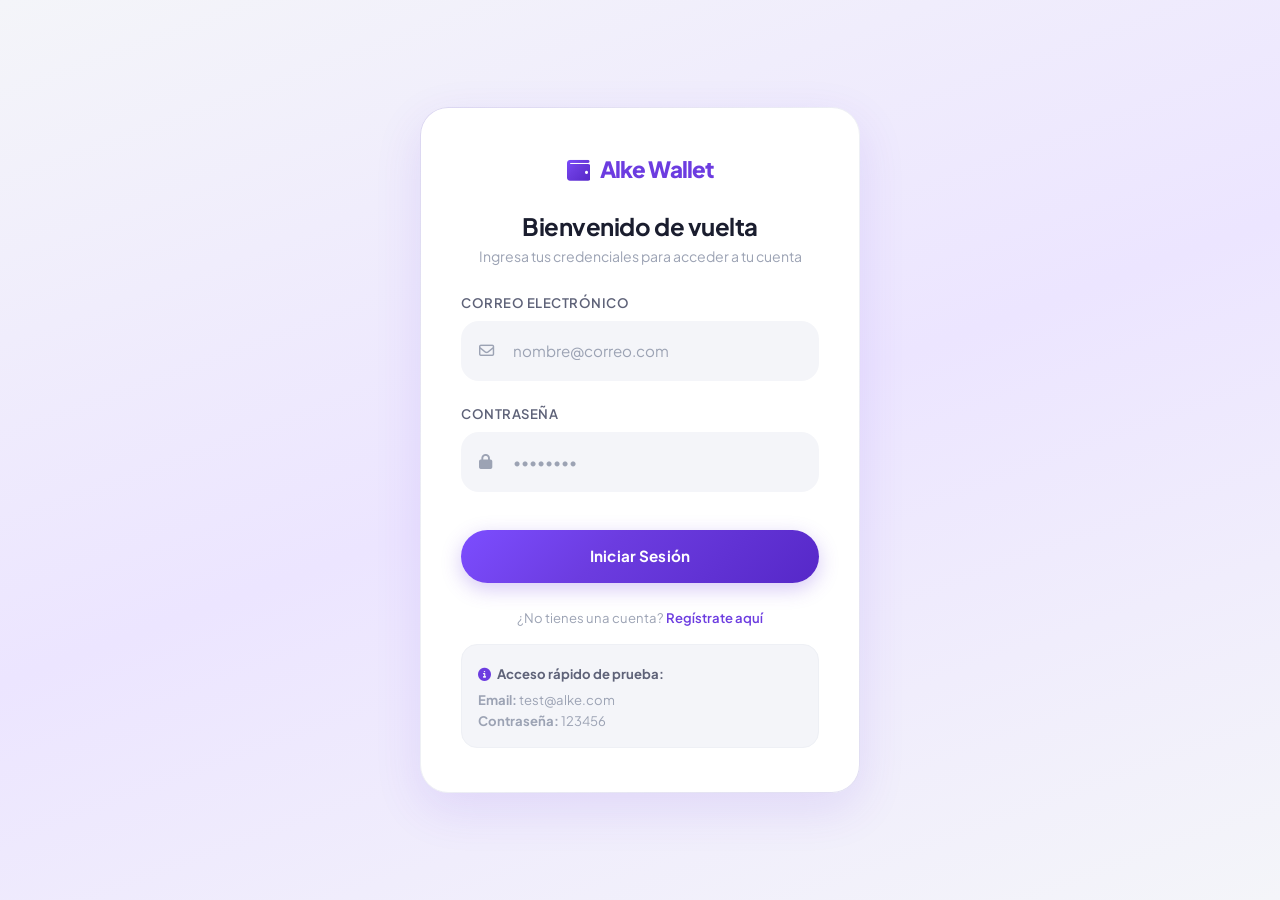
<file: index.html>
<!DOCTYPE html>
<html lang="es">

<head>
  <meta charset="UTF-8">
  <meta name="viewport" content="width=device-width, initial-scale=1.0">
  <title>Cargando... - Alke Wallet</title>

  <!-- Google Fonts - Plus Jakarta Sans -->
  <link rel="preconnect" href="https://fonts.googleapis.com">
  <link rel="preconnect" href="https://fonts.gstatic.com" crossorigin>
  <link href="https://fonts.googleapis.com/css2?family=Plus+Jakarta+Sans:wght@700;800&display=swap" rel="stylesheet">

  <!-- Font Awesome Icons -->
  <link rel="stylesheet" href="https://cdnjs.cloudflare.com/ajax/libs/font-awesome/6.4.0/css/all.min.css">

  <!-- Bootstrap 5 CSS -->
  <link href="https://cdn.jsdelivr.net/npm/bootstrap@5.3.0/dist/css/bootstrap.min.css" rel="stylesheet">

  <!-- Custom Design Tokens and Styles -->
  <link rel="stylesheet" href="assets/css/variables.css">
  <link rel="stylesheet" href="assets/css/styles.css">
</head>

<body>

  <div class="d-flex flex-column align-items-center justify-content-center"
    style="min-height: 100vh; background-color: var(--aw-bg-body);">
    <div class="text-center">
      <div class="aw-logo mb-4 justify-content-center">
        <i class="fa-solid fa-wallet"></i>
        <span>Alke Wallet</span>
      </div>
      <div class="spinner-border" style="color: var(--aw-color-primary); width: 3rem; height: 3rem;" role="status">
        <span class="visually-hidden">Cargando...</span>
      </div>
      <p class="text-muted mt-3 small">Verificando sesión, por favor espera...</p>
    </div>
  </div>

  <script src="assets/js/storage.js"></script>
  <script src="assets/js/app.js"></script>
  <script>
    window.addEventListener('DOMContentLoaded', () => {
      setTimeout(() => {
        const user = WalletStorage.getCurrentUser();
        if (user) {
          window.location.href = 'menu.html';
        } else {
          window.location.href = 'login.html';
        }
      }, 500);
    });
  </script>
</body>

</html>
</file>
<file: assets/css/variables.css>
/* ============================================
   DESIGN TOKENS — Alke Wallet
   Modern Soft UI / Clean Fintech Theme
   ============================================ */

@import url('https://fonts.googleapis.com/css2?family=Plus+Jakarta+Sans:wght@300;400;500;600;700;800&display=swap');

:root {
  /* ── Color Palette ── */
  --aw-bg-body: #f4f5f9;
  --aw-bg-surface: #ffffff;
  --aw-color-primary: #6c3ce0;
  --aw-color-primary-hover: #5628c8;
  --aw-color-primary-light: #ece5ff;
  --aw-color-primary-gradient: linear-gradient(135deg, #7c4dff 0%, #6c3ce0 40%, #5628c8 100%);
  --aw-color-success: #00c853;
  --aw-color-success-light: #e8f9ef;
  --aw-color-danger: #ff3d57;
  --aw-color-danger-light: #fff0f2;
  --aw-color-warning: #ffab00;

  /* ── Text Colors ── */
  --aw-text-main: #1a1d2e;
  --aw-text-secondary: #5e6278;
  --aw-text-muted: #9ca3b4;
  --aw-text-white: #ffffff;

  /* ── Borders & Radius ── */
  --aw-border-color: #eef0f5;
  --aw-radius-sm: 12px;
  --aw-radius-md: 18px;
  --aw-radius-lg: 24px;
  --aw-radius-xl: 28px;
  --aw-radius-pill: 9999px;

  /* ── Shadows ── */
  --aw-shadow-xs: 0 2px 8px rgba(108, 60, 224, 0.04);
  --aw-shadow-sm: 0 4px 16px rgba(108, 60, 224, 0.06);
  --aw-shadow-md: 0 8px 32px rgba(108, 60, 224, 0.08);
  --aw-shadow-lg: 0 16px 48px rgba(108, 60, 224, 0.12);
  --aw-shadow-btn: 0 6px 20px rgba(108, 60, 224, 0.28);
  --aw-shadow-btn-hover: 0 10px 28px rgba(108, 60, 224, 0.35);

  /* ── Fonts ── */
  --aw-font-sans: 'Plus Jakarta Sans', -apple-system, BlinkMacSystemFont, "Segoe UI", Roboto, sans-serif;

  /* ── Transitions ── */
  --aw-transition-fast: 0.15s cubic-bezier(0.4, 0, 0.2, 1);
  --aw-transition-smooth: 0.3s cubic-bezier(0.4, 0, 0.2, 1);
  --aw-transition-bounce: 0.4s cubic-bezier(0.34, 1.56, 0.64, 1);
}
</file>
<file: assets/css/styles.css>
/* ============================================
   ALKE WALLET — Premium Soft UI Styles
   ============================================ */

/* ── Reset & Base ── */
*, *::before, *::after { box-sizing: border-box; }

body {
  background-color: var(--aw-bg-body) !important;
  color: var(--aw-text-main);
  font-family: var(--aw-font-sans);
  font-size: 15px;
  line-height: 1.6;
  margin: 0;
  padding: 0;
  min-height: 100vh;
  -webkit-font-smoothing: antialiased;
  -moz-osx-font-smoothing: grayscale;
}

/* ── Typography ── */
h1, h2, h3, h4, h5, h6 {
  font-weight: 700;
  color: var(--aw-text-main);
  letter-spacing: -0.02em;
}

.text-muted { color: var(--aw-text-muted) !important; }
.text-secondary-custom { color: var(--aw-text-secondary); }

.aw-balance-num {
  font-family: var(--aw-font-sans);
  font-weight: 800;
  font-size: 2.6rem;
  letter-spacing: -0.04em;
  line-height: 1.1;
}

.aw-balance-num.income { color: var(--aw-color-success); }
.aw-balance-num.expense { color: var(--aw-color-danger); }


/* ============================================
   CARDS
   ============================================ */
.aw-card {
  background-color: var(--aw-bg-surface);
  border: 1px solid var(--aw-border-color) !important;
  border-radius: var(--aw-radius-xl) !important;
  box-shadow: var(--aw-shadow-sm) !important;
  padding: 28px;
  margin-bottom: 20px;
  transition: transform var(--aw-transition-smooth), box-shadow var(--aw-transition-smooth);
}

.aw-card:hover {
  box-shadow: var(--aw-shadow-md) !important;
}

/* Primary gradient card (balance) */
.aw-card.primary {
  background: var(--aw-color-primary-gradient);
  border: none !important;
  color: var(--aw-text-white);
  position: relative;
  overflow: hidden;
}

/* Decorative circle pattern on primary card */
.aw-card.primary::before {
  content: '';
  position: absolute;
  top: -50px;
  right: -50px;
  width: 200px;
  height: 200px;
  border-radius: 50%;
  background: rgba(255, 255, 255, 0.08);
  pointer-events: none;
  animation: organicFloat1 12s cubic-bezier(0.4, 0, 0.2, 1) infinite;
}

.aw-card.primary::after {
  content: '';
  position: absolute;
  bottom: -30px;
  left: -30px;
  width: 140px;
  height: 140px;
  border-radius: 50%;
  background: rgba(255, 255, 255, 0.05);
  pointer-events: none;
  animation: organicFloat2 12s cubic-bezier(0.4, 0, 0.2, 1) infinite;
}

/* Organic blobs colliding in the center */
@keyframes organicFloat1 {
  0%, 100% { 
    transform: translate(0, 0) scale(1);
    border-radius: 50% 50% 50% 50%;
  }
  35% { 
    /* Moving towards center, becoming fluid */
    transform: translate(-120px, 40px) scale(1.05);
    border-radius: 60% 40% 40% 60%;
  }
  50% { 
    /* The "Collision" / Squish effect */
    transform: translate(-180px, 60px) scale(0.9, 1.15);
    border-radius: 40% 60% 70% 30%;
  }
  75% { 
    /* Rebounding out */
    transform: translate(-60px, 80px) scale(1);
    border-radius: 50% 50% 30% 70%;
  }
}

@keyframes organicFloat2 {
  0%, 100% { 
    transform: translate(0, 0) scale(1);
    border-radius: 50% 50% 50% 50%;
  }
  35% { 
    /* Moving towards center, becoming fluid */
    transform: translate(90px, -30px) scale(1.05);
    border-radius: 40% 60% 60% 40%;
  }
  50% { 
    /* The "Collision" / Squish effect */
    transform: translate(140px, -50px) scale(1.15, 0.9);
    border-radius: 70% 30% 40% 60%;
  }
  75% { 
    /* Rebounding out */
    transform: translate(50px, -60px) scale(1);
    border-radius: 30% 70% 50% 50%;
  }
}

.aw-card.primary h1, .aw-card.primary h2,
.aw-card.primary h3, .aw-card.primary h4,
.aw-card.primary p, .aw-card.primary span {
  color: var(--aw-text-white) !important;
}

/* Quick action cards */
.aw-card.hover-scale {
  cursor: pointer;
  border: 1px solid var(--aw-border-color) !important;
}

.aw-card.hover-scale:hover {
  transform: translateY(-4px);
  box-shadow: var(--aw-shadow-md) !important;
  border-color: var(--aw-color-primary-light) !important;
}

.aw-card.hover-scale:active {
  transform: translateY(-1px);
}


/* ============================================
   BUTTONS
   ============================================ */
.aw-btn-primary {
  background: var(--aw-color-primary-gradient) !important;
  color: var(--aw-text-white) !important;
  border: none !important;
  border-radius: var(--aw-radius-pill) !important;
  padding: 14px 32px !important;
  font-weight: 700 !important;
  font-size: 0.95rem;
  letter-spacing: 0.01em;
  box-shadow: var(--aw-shadow-btn);
  transition: all var(--aw-transition-smooth) !important;
  position: relative;
  overflow: hidden;
}

.aw-btn-primary::after {
  content: '';
  position: absolute;
  inset: 0;
  background: linear-gradient(rgba(255,255,255,0.15), transparent);
  opacity: 0;
  transition: opacity var(--aw-transition-fast);
}

.aw-btn-primary:hover {
  transform: translateY(-3px);
  box-shadow: var(--aw-shadow-btn-hover);
}

.aw-btn-primary:hover::after { opacity: 1; }

.aw-btn-primary:active {
  transform: translateY(-1px);
  box-shadow: var(--aw-shadow-btn);
}

.aw-btn-secondary {
  background-color: var(--aw-color-primary-light) !important;
  color: var(--aw-color-primary) !important;
  border: none !important;
  border-radius: var(--aw-radius-pill) !important;
  padding: 14px 32px !important;
  font-weight: 700 !important;
  font-size: 0.95rem;
  transition: all var(--aw-transition-smooth) !important;
}

.aw-btn-secondary:hover {
  background-color: #ddd2ff !important;
  transform: translateY(-2px);
}


/* ============================================
   FORM INPUTS — Fixed icon overlap
   ============================================ */
.aw-input-group {
  margin-bottom: 22px;
}

.aw-label {
  display: block;
  font-weight: 600;
  font-size: 0.82rem;
  color: var(--aw-text-secondary);
  margin-bottom: 8px;
  text-transform: uppercase;
  letter-spacing: 0.04em;
}

/* Input wrapper for icon alignment */
.aw-input-wrap {
  position: relative;
  display: flex;
  align-items: center;
}

.aw-input-icon {
  position: absolute;
  left: 18px;
  top: 50%;
  transform: translateY(-50%);
  color: var(--aw-text-muted);
  font-size: 0.95rem;
  pointer-events: none;
  z-index: 2;
  transition: color var(--aw-transition-fast);
}

.aw-input {
  width: 100%;
  background-color: var(--aw-bg-body) !important;
  border: 2px solid transparent !important;
  border-radius: var(--aw-radius-md) !important;
  padding: 16px 18px !important;
  color: var(--aw-text-main) !important;
  font-weight: 500;
  font-size: 0.95rem;
  font-family: var(--aw-font-sans);
  transition: all var(--aw-transition-smooth) !important;
  outline: none !important;
}

/* When input has an icon, add left padding */
.aw-input.has-icon {
  padding-left: 50px !important;
}

.aw-input::placeholder {
  color: var(--aw-text-muted);
  font-weight: 400;
}

.aw-input:focus {
  background-color: var(--aw-bg-surface) !important;
  border-color: var(--aw-color-primary) !important;
  box-shadow: 0 0 0 5px rgba(108, 60, 224, 0.08) !important;
}

.aw-input:focus ~ .aw-input-icon,
.aw-input-wrap:focus-within .aw-input-icon {
  color: var(--aw-color-primary);
}

.aw-input.is-invalid {
  border-color: var(--aw-color-danger) !important;
  box-shadow: 0 0 0 5px rgba(255, 61, 87, 0.06) !important;
}


/* ============================================
   TRANSACTION LIST
   ============================================ */
.aw-transaction-list {
  display: flex;
  flex-direction: column;
  gap: 10px;
}

.aw-transaction-row {
  display: flex;
  align-items: center;
  justify-content: space-between;
  padding: 16px 18px;
  background-color: var(--aw-bg-surface);
  border-radius: var(--aw-radius-lg);
  border: 1px solid var(--aw-border-color);
  transition: all var(--aw-transition-smooth);
}

/* Ensure the left side shrinks so text can truncate without pushing the amount out */
.aw-transaction-row > .d-flex {
  flex: 1;
  min-width: 0;
}

.aw-transaction-row:hover {
  border-color: var(--aw-color-primary-light);
  box-shadow: var(--aw-shadow-xs);
  transform: translateX(3px);
}

.aw-transaction-icon {
  width: 46px;
  height: 46px;
  min-width: 46px;
  border-radius: var(--aw-radius-sm);
  display: flex;
  align-items: center;
  justify-content: center;
  font-size: 1.1rem;
  margin-right: 14px;
  transition: transform var(--aw-transition-bounce);
}

.aw-transaction-row:hover .aw-transaction-icon {
  transform: scale(1.08);
}

.aw-transaction-icon.deposit  { background-color: var(--aw-color-success-light); color: var(--aw-color-success); }
.aw-transaction-icon.withdraw { background-color: var(--aw-color-danger-light); color: var(--aw-color-danger); }
.aw-transaction-icon.send     { background-color: var(--aw-color-danger-light); color: var(--aw-color-danger); }
.aw-transaction-icon.receive  { background-color: var(--aw-color-success-light); color: var(--aw-color-success); }

.aw-transaction-info { flex-grow: 1; min-width: 0; }

.aw-transaction-title {
  font-weight: 600;
  font-size: 0.92rem;
  color: var(--aw-text-main);
  margin-bottom: 2px;
  white-space: nowrap;
  overflow: hidden;
  text-overflow: ellipsis;
}

.aw-transaction-date {
  font-size: 0.78rem;
  color: var(--aw-text-muted);
}

.aw-transaction-amount {
  font-weight: 700;
  font-size: 0.98rem;
  white-space: nowrap;
  margin-left: 12px;
}

.aw-transaction-amount.plus  { color: var(--aw-color-success); }
.aw-transaction-amount.minus { color: var(--aw-color-danger); }


/* ============================================
   BOTTOM NAVIGATION BAR
   ============================================ */
.aw-bottom-bar {
  position: fixed;
  bottom: 0;
  left: 0;
  width: 100%;
  background-color: var(--aw-bg-surface);
  border-top: 1px solid var(--aw-border-color);
  box-shadow: 0 -6px 24px rgba(0, 0, 0, 0.04);
  display: flex;
  justify-content: space-around;
  align-items: center;
  padding: 8px 0 14px 0;
  z-index: 1000;
  backdrop-filter: blur(12px);
  -webkit-backdrop-filter: blur(12px);
}

.aw-nav-item {
  display: flex;
  flex-direction: column;
  align-items: center;
  text-decoration: none !important;
  color: var(--aw-text-muted) !important;
  font-weight: 600;
  font-size: 0.7rem;
  transition: all var(--aw-transition-smooth);
  padding: 4px 12px;
  border-radius: var(--aw-radius-sm);
  position: relative;
}

.aw-nav-item i {
  font-size: 1.3rem;
  margin-bottom: 4px;
  transition: transform var(--aw-transition-bounce);
}

.aw-nav-item:hover {
  color: var(--aw-color-primary) !important;
}

.aw-nav-item:hover i {
  transform: translateY(-2px);
}

.aw-nav-item.active {
  color: var(--aw-color-primary) !important;
}

.aw-nav-item.active::before {
  content: '';
  position: absolute;
  top: -8px;
  left: 50%;
  transform: translateX(-50%);
  width: 20px;
  height: 3px;
  background: var(--aw-color-primary-gradient);
  border-radius: 2px;
}


/* ============================================
   LOGO
   ============================================ */
.aw-logo {
  font-weight: 800;
  font-size: 1.4rem;
  letter-spacing: -0.04em;
  color: var(--aw-color-primary);
  display: flex;
  align-items: center;
  gap: 10px;
}

.aw-logo i {
  font-size: 1.5rem;
  background: var(--aw-color-primary-gradient);
  -webkit-background-clip: text;
  -webkit-text-fill-color: transparent;
  background-clip: text;
}


/* ============================================
   LOGIN PAGE
   ============================================ */
.aw-login-container {
  min-height: 100vh;
  display: flex;
  align-items: center;
  justify-content: center;
  padding: 24px;
  background: linear-gradient(160deg, #f4f5f9 0%, #ece5ff 50%, #f4f5f9 100%);
}

.aw-login-box {
  width: 100%;
  max-width: 440px;
  background-color: var(--aw-bg-surface);
  border-radius: var(--aw-radius-xl);
  box-shadow: var(--aw-shadow-lg);
  padding: 44px 40px;
  border: 1px solid var(--aw-border-color);
  position: relative;
}

.aw-login-box::before {
  content: '';
  position: absolute;
  inset: -1px;
  border-radius: var(--aw-radius-xl);
  padding: 1px;
  background: linear-gradient(135deg, rgba(108, 60, 224, 0.15), transparent 40%, transparent 60%, rgba(108, 60, 224, 0.1));
  -webkit-mask: linear-gradient(#fff 0 0) content-box, linear-gradient(#fff 0 0);
  -webkit-mask-composite: xor;
  mask-composite: exclude;
  pointer-events: none;
}


/* ============================================
   TOAST NOTIFICATIONS
   ============================================ */
.aw-toast {
  position: fixed;
  top: 24px;
  right: 24px;
  z-index: 2000;
  background-color: var(--aw-bg-surface);
  border-left: 4px solid var(--aw-color-primary);
  border-radius: var(--aw-radius-md);
  box-shadow: var(--aw-shadow-lg);
  padding: 18px 22px;
  display: none;
  align-items: center;
  gap: 14px;
  animation: toastSlideIn 0.35s cubic-bezier(0.34, 1.56, 0.64, 1);
  max-width: 380px;
}

@keyframes toastSlideIn {
  from { transform: translateX(100px); opacity: 0; }
  to   { transform: translateX(0); opacity: 1; }
}

.aw-toast.success { border-left-color: var(--aw-color-success); }
.aw-toast.danger  { border-left-color: var(--aw-color-danger); }


/* ============================================
   MODAL OVERRIDES
   ============================================ */
.modal-content {
  border: none !important;
  border-radius: var(--aw-radius-xl) !important;
  box-shadow: var(--aw-shadow-lg) !important;
  overflow: hidden;
}

.modal-header {
  border-bottom: 1px solid var(--aw-border-color) !important;
  padding: 22px 28px !important;
}

.modal-footer {
  border-top: 1px solid var(--aw-border-color) !important;
  padding: 20px 28px !important;
}

.modal-backdrop.show { opacity: 0.25; }


/* ============================================
   AUTOCOMPLETE
   ============================================ */
.aw-autocomplete-box {
  position: absolute;
  top: 100%;
  left: 0;
  width: 100%;
  background: var(--aw-bg-surface);
  border: 1px solid var(--aw-border-color);
  border-radius: var(--aw-radius-md);
  box-shadow: var(--aw-shadow-md);
  z-index: 1000;
  max-height: 220px;
  overflow-y: auto;
  display: none;
  margin-top: 6px;
}

.aw-autocomplete-item {
  padding: 14px 18px;
  cursor: pointer;
  display: flex;
  flex-direction: column;
  border-bottom: 1px solid var(--aw-border-color);
  transition: background var(--aw-transition-fast);
}

.aw-autocomplete-item:last-child { border-bottom: none; }
.aw-autocomplete-item:hover { background-color: var(--aw-color-primary-light); }

.aw-autocomplete-item .name {
  font-weight: 600;
  font-size: 0.9rem;
  color: var(--aw-text-main);
}

.aw-autocomplete-item .email {
  font-size: 0.75rem;
  color: var(--aw-text-muted);
}


/* ============================================
   HEADER BAR
   ============================================ */
.aw-header {
  background: var(--aw-bg-surface);
  border-bottom: 1px solid var(--aw-border-color);
  padding: 14px 0;
  box-shadow: var(--aw-shadow-xs);
}

.aw-back-btn {
  color: var(--aw-text-secondary) !important;
  border: 1px solid var(--aw-border-color) !important;
  border-radius: var(--aw-radius-pill) !important;
  padding: 8px 20px !important;
  font-weight: 600;
  font-size: 0.85rem;
  text-decoration: none !important;
  transition: all var(--aw-transition-smooth);
  display: inline-flex;
  align-items: center;
  gap: 6px;
}

.aw-back-btn:hover {
  border-color: var(--aw-color-primary) !important;
  color: var(--aw-color-primary) !important;
  background-color: var(--aw-color-primary-light) !important;
}


/* ============================================
   QUICK ACTION ICON CIRCLES
   ============================================ */
.aw-action-icon {
  width: 56px;
  height: 56px;
  border-radius: 50%;
  display: flex;
  align-items: center;
  justify-content: center;
  margin: 0 auto 12px auto;
  font-size: 1.3rem;
  background-color: var(--aw-color-primary-light);
  color: var(--aw-color-primary);
  transition: all var(--aw-transition-bounce);
}

.aw-card.hover-scale:hover .aw-action-icon {
  background: var(--aw-color-primary-gradient);
  color: var(--aw-text-white);
  transform: scale(1.1);
  box-shadow: var(--aw-shadow-btn);
}


/* ============================================
   PAGE ICON HEADER (deposit, sendmoney)
   ============================================ */
.aw-page-icon {
  width: 68px;
  height: 68px;
  border-radius: 50%;
  display: flex;
  align-items: center;
  justify-content: center;
  margin: 0 auto 16px auto;
  font-size: 1.5rem;
  background: var(--aw-color-primary-gradient);
  color: var(--aw-text-white);
  box-shadow: var(--aw-shadow-btn);
}


/* ============================================
   INFO BOX (balance strip)
   ============================================ */
.aw-info-strip {
  background-color: var(--aw-bg-body);
  border: 1px solid var(--aw-border-color);
  border-radius: var(--aw-radius-md);
  padding: 14px 18px;
  display: flex;
  justify-content: space-between;
  align-items: center;
}


/* ============================================
   FILTER BUTTONS
   ============================================ */
.aw-filter-group {
  display: flex;
  border: 1px solid var(--aw-border-color);
  border-radius: var(--aw-radius-pill);
  overflow: hidden;
}

.aw-filter-btn {
  background: none;
  border: none;
  padding: 8px 20px;
  font-size: 0.82rem;
  font-weight: 600;
  color: var(--aw-text-muted);
  cursor: pointer;
  transition: all var(--aw-transition-fast);
  font-family: var(--aw-font-sans);
}

.aw-filter-btn:hover { color: var(--aw-color-primary); }

.aw-filter-btn.active {
  background: var(--aw-color-primary-gradient);
  color: var(--aw-text-white);
}


/* ============================================
   USER AVATAR
   ============================================ */
.aw-avatar {
  width: 44px;
  height: 44px;
  border-radius: 50%;
  display: flex;
  align-items: center;
  justify-content: center;
  font-weight: 800;
  font-size: 1rem;
  color: var(--aw-text-white);
  background: var(--aw-color-primary-gradient);
  box-shadow: 0 4px 12px rgba(108, 60, 224, 0.2);
}


/* ============================================
   UTILITY
   ============================================ */
.aw-section-title {
  font-weight: 700;
  font-size: 1.1rem;
  color: var(--aw-text-main);
}

.aw-link-accent {
  color: var(--aw-color-primary) !important;
  font-weight: 600;
  text-decoration: none !important;
  transition: opacity var(--aw-transition-fast);
}

.aw-link-accent:hover { opacity: 0.7; }

.aw-badge-info {
  display: inline-block;
  background-color: var(--aw-color-primary-light);
  color: var(--aw-color-primary);
  padding: 4px 12px;
  border-radius: var(--aw-radius-pill);
  font-size: 0.75rem;
  font-weight: 600;
}


/* ============================================
   RESPONSIVE — Tablet (≤ 768px)
   ============================================ */
@media (max-width: 768px) {

  body { font-size: 14px; }

  /* Header */
  .aw-header { padding: 10px 0; }

  .aw-logo { font-size: 1.2rem; gap: 8px; }
  .aw-logo i { font-size: 1.3rem; }

  /* Balance Card */
  .aw-balance-num { font-size: 2.1rem; }
  .aw-card { padding: 22px; border-radius: var(--aw-radius-lg) !important; }
  .aw-card.primary { padding: 28px 22px; }
  .aw-card.primary::before { width: 150px; height: 150px; top: -40px; right: -40px; }
  .aw-card.primary::after  { width: 100px; height: 100px; bottom: -20px; left: -20px; }

  /* Quick Actions */
  .aw-action-icon { width: 48px; height: 48px; font-size: 1.1rem; }

  /* Page Icons */
  .aw-page-icon { width: 58px; height: 58px; font-size: 1.3rem; }

  /* Transaction rows */
  .aw-transaction-icon { width: 40px; height: 40px; min-width: 40px; font-size: 1rem; margin-right: 12px; }
  .aw-transaction-title { font-size: 0.88rem; }
  .aw-transaction-amount { font-size: 0.92rem; }

  /* Filter buttons */
  .aw-filter-btn { padding: 7px 16px; font-size: 0.78rem; }

  /* Inputs */
  .aw-input { padding: 14px 16px !important; font-size: 0.9rem; }
  .aw-input.has-icon { padding-left: 46px !important; }
  .aw-input-icon { left: 16px; font-size: 0.9rem; }

  /* Back button */
  .aw-back-btn { padding: 6px 16px !important; font-size: 0.8rem; }

  /* Avatar */
  .aw-avatar { width: 38px; height: 38px; font-size: 0.9rem; }

  /* Bottom bar */
  .aw-bottom-bar { padding: 6px 0 12px 0; }
  .aw-nav-item { font-size: 0.65rem; padding: 3px 8px; }
  .aw-nav-item i { font-size: 1.15rem; margin-bottom: 3px; }

  /* Login */
  .aw-login-box { padding: 32px 28px; }
  .aw-login-container { padding: 16px; }

  /* Info strips */
  .aw-info-strip { padding: 12px 16px; border-radius: var(--aw-radius-sm); }

  /* Modals */
  .modal-dialog { margin: 16px; }
  .modal-content { border-radius: var(--aw-radius-lg) !important; }

  /* Toast */
  .aw-toast { right: 16px; left: 16px; max-width: none; }

  /* Section titles */
  .aw-section-title { font-size: 1rem; }
}


/* ============================================
   RESPONSIVE — Mobile (≤ 480px)
   ============================================ */
@media (max-width: 480px) {

  body { font-size: 13.5px; }

  /* Header compact */
  .aw-header { padding: 8px 0; }
  .aw-logo { font-size: 1.05rem; gap: 6px; }
  .aw-logo i { font-size: 1.15rem; }

  /* Balance Card — mobile hero */
  .aw-balance-num { font-size: 1.8rem; }
  .aw-card { padding: 18px; margin-bottom: 14px; border-radius: var(--aw-radius-md) !important; }
  .aw-card.primary { padding: 24px 18px; border-radius: var(--aw-radius-lg) !important; }
  .aw-card.primary::before { width: 120px; height: 120px; top: -30px; right: -30px; }
  .aw-card.primary::after  { width: 80px; height: 80px; bottom: -15px; left: -15px; }

  /* Quick Actions — smaller */
  .aw-action-icon { width: 44px; height: 44px; font-size: 1rem; margin-bottom: 8px; }
  .aw-card.hover-scale { padding: 16px !important; }

  /* Page Icons */
  .aw-page-icon { width: 52px; height: 52px; font-size: 1.15rem; margin-bottom: 12px; }

  /* Transactions — compact */
  .aw-transaction-list { gap: 8px; }
  .aw-transaction-row { padding: 12px 14px; border-radius: var(--aw-radius-md); }
  .aw-transaction-icon { width: 36px; height: 36px; min-width: 36px; font-size: 0.9rem; margin-right: 10px; border-radius: 10px; }
  .aw-transaction-title { font-size: 0.84rem; }
  .aw-transaction-date { font-size: 0.72rem; }
  .aw-transaction-amount { font-size: 0.88rem; margin-left: 8px; }

  /* Filter group — full width */
  .aw-filter-group { width: 100%; }
  .aw-filter-btn { flex: 1; text-align: center; padding: 8px 10px; font-size: 0.75rem; }

  /* Transactions header — stack on mobile */
  .aw-card .d-flex.justify-content-between.flex-wrap {
    flex-direction: column;
    align-items: flex-start !important;
  }

  /* Inputs — compact */
  .aw-input { padding: 13px 14px !important; font-size: 0.88rem; border-radius: var(--aw-radius-sm) !important; }
  .aw-input.has-icon { padding-left: 42px !important; }
  .aw-input-icon { left: 14px; font-size: 0.85rem; }
  .aw-label { font-size: 0.75rem; margin-bottom: 6px; }
  .aw-input-group { margin-bottom: 18px; }

  /* Buttons — full width and compact */
  .aw-btn-primary { padding: 13px 24px !important; font-size: 0.9rem; border-radius: var(--aw-radius-lg) !important; }
  .aw-btn-secondary { padding: 13px 24px !important; font-size: 0.9rem; }

  /* Back button */
  .aw-back-btn { padding: 5px 12px !important; font-size: 0.75rem; gap: 4px; }

  /* Avatar */
  .aw-avatar { width: 34px; height: 34px; font-size: 0.85rem; }

  /* Bottom bar — compact safe area */
  .aw-bottom-bar {
    padding: 5px 0 max(12px, env(safe-area-inset-bottom)) 0;
  }
  .aw-nav-item { font-size: 0.6rem; padding: 2px 6px; }
  .aw-nav-item i { font-size: 1.05rem; margin-bottom: 2px; }
  .aw-nav-item.active::before { width: 16px; height: 2px; top: -5px; }

  /* Login — edge to edge feeling */
  .aw-login-container { padding: 12px; }
  .aw-login-box {
    padding: 28px 22px;
    border-radius: var(--aw-radius-lg);
    box-shadow: var(--aw-shadow-md);
  }
  .aw-login-box::before { border-radius: var(--aw-radius-lg); }

  /* Info strips */
  .aw-info-strip { padding: 10px 14px; font-size: 0.85rem; }

  /* Modals — nearly full width */
  .modal-dialog { margin: 8px; }
  .modal-header { padding: 16px 20px !important; }
  .modal-body { padding: 20px !important; }
  .modal-footer { padding: 14px 20px !important; }
  .modal-footer .aw-btn-primary,
  .modal-footer .aw-btn-secondary { flex: 1; }

  /* Toast — full width */
  .aw-toast { top: 12px; right: 12px; left: 12px; padding: 14px 16px; }

  /* Section titles */
  .aw-section-title { font-size: 0.95rem; }

  /* Autocomplete */
  .aw-autocomplete-box { border-radius: var(--aw-radius-sm); }
  .aw-autocomplete-item { padding: 12px 14px; }
  .aw-autocomplete-item .name { font-size: 0.85rem; }

  /* Container override for edge-to-edge */
  .container { padding-left: 16px !important; padding-right: 16px !important; }
}


/* ============================================
   RESPONSIVE — Small Mobile (≤ 360px)
   ============================================ */
@media (max-width: 360px) {
  .aw-balance-num { font-size: 1.5rem; }
  .aw-card { padding: 14px; }
  .aw-card.primary { padding: 20px 14px; }
  .aw-action-icon { width: 38px; height: 38px; font-size: 0.9rem; }
  .aw-page-icon { width: 46px; height: 46px; font-size: 1rem; }
  .aw-login-box { padding: 24px 18px; }
  .aw-nav-item { padding: 2px 4px; font-size: 0.55rem; }
  .aw-nav-item i { font-size: 0.95rem; }
  .container { padding-left: 12px !important; padding-right: 12px !important; }
}
</file>
